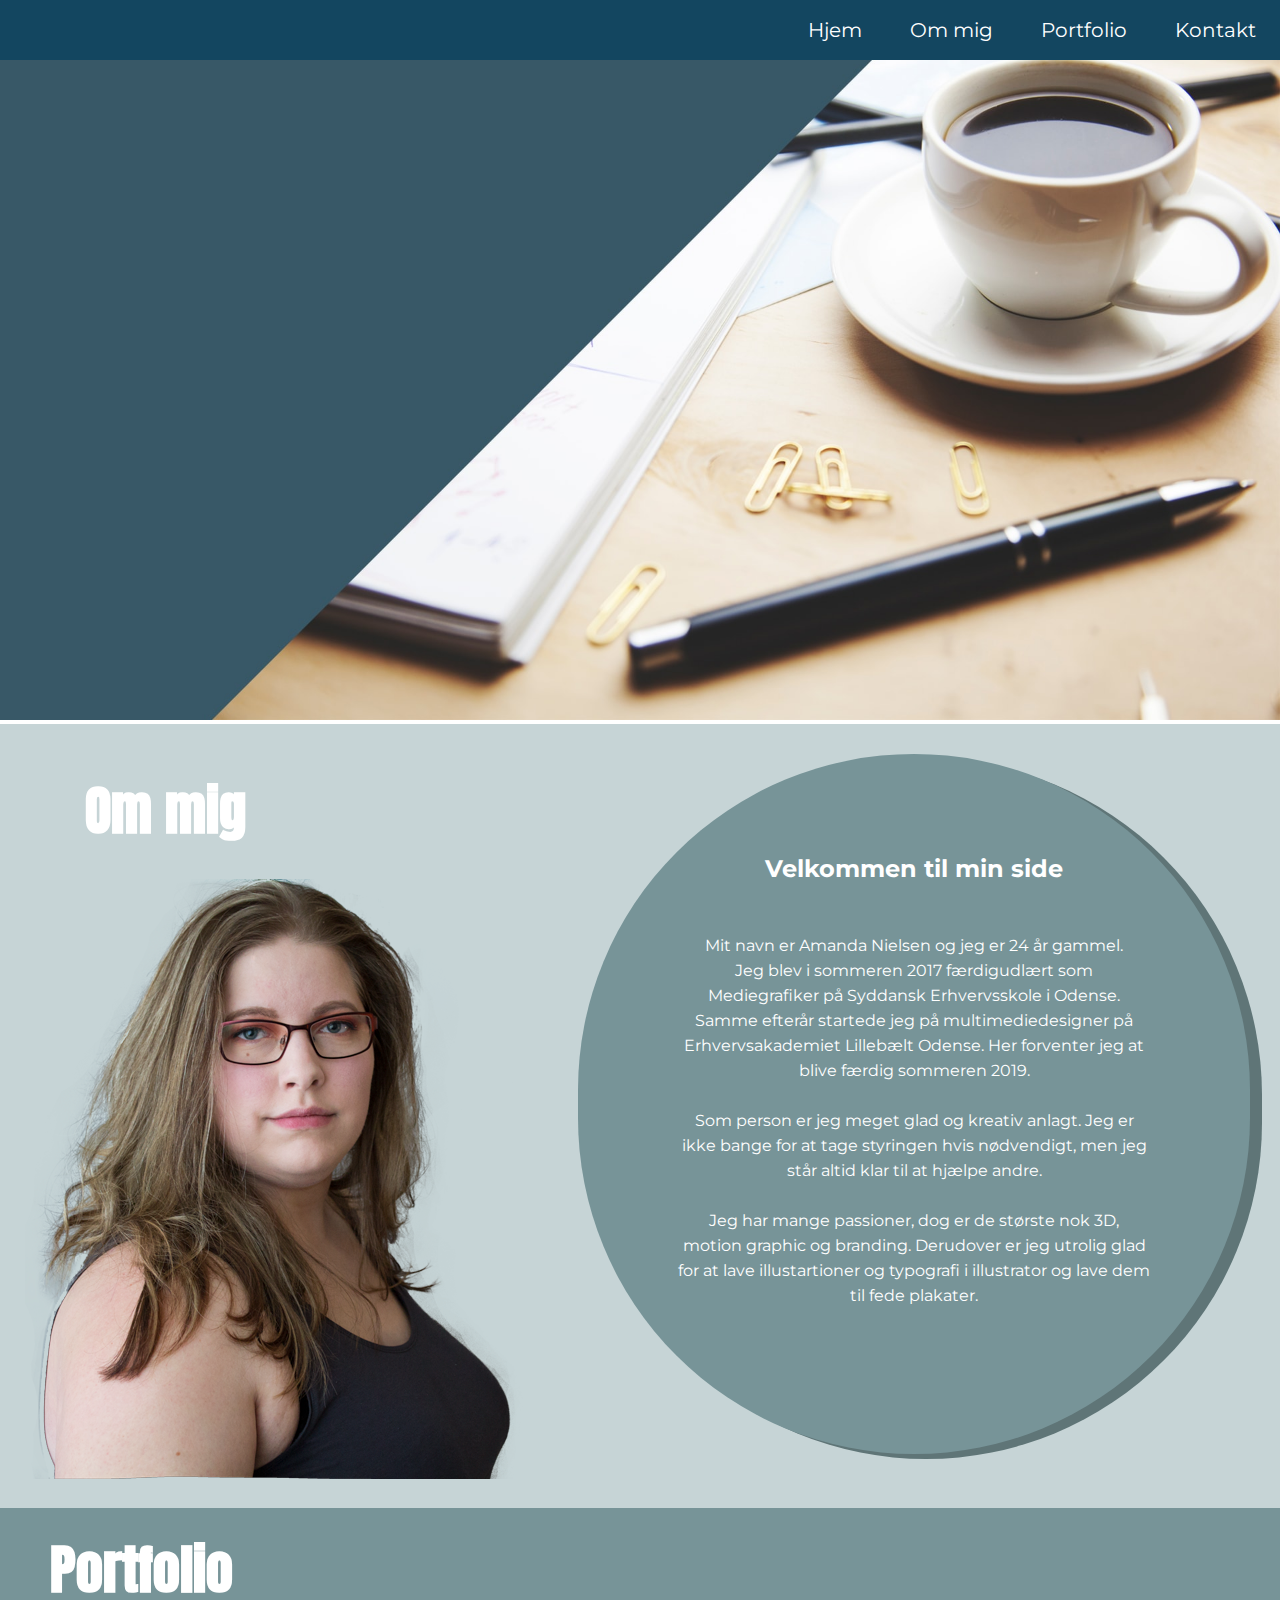
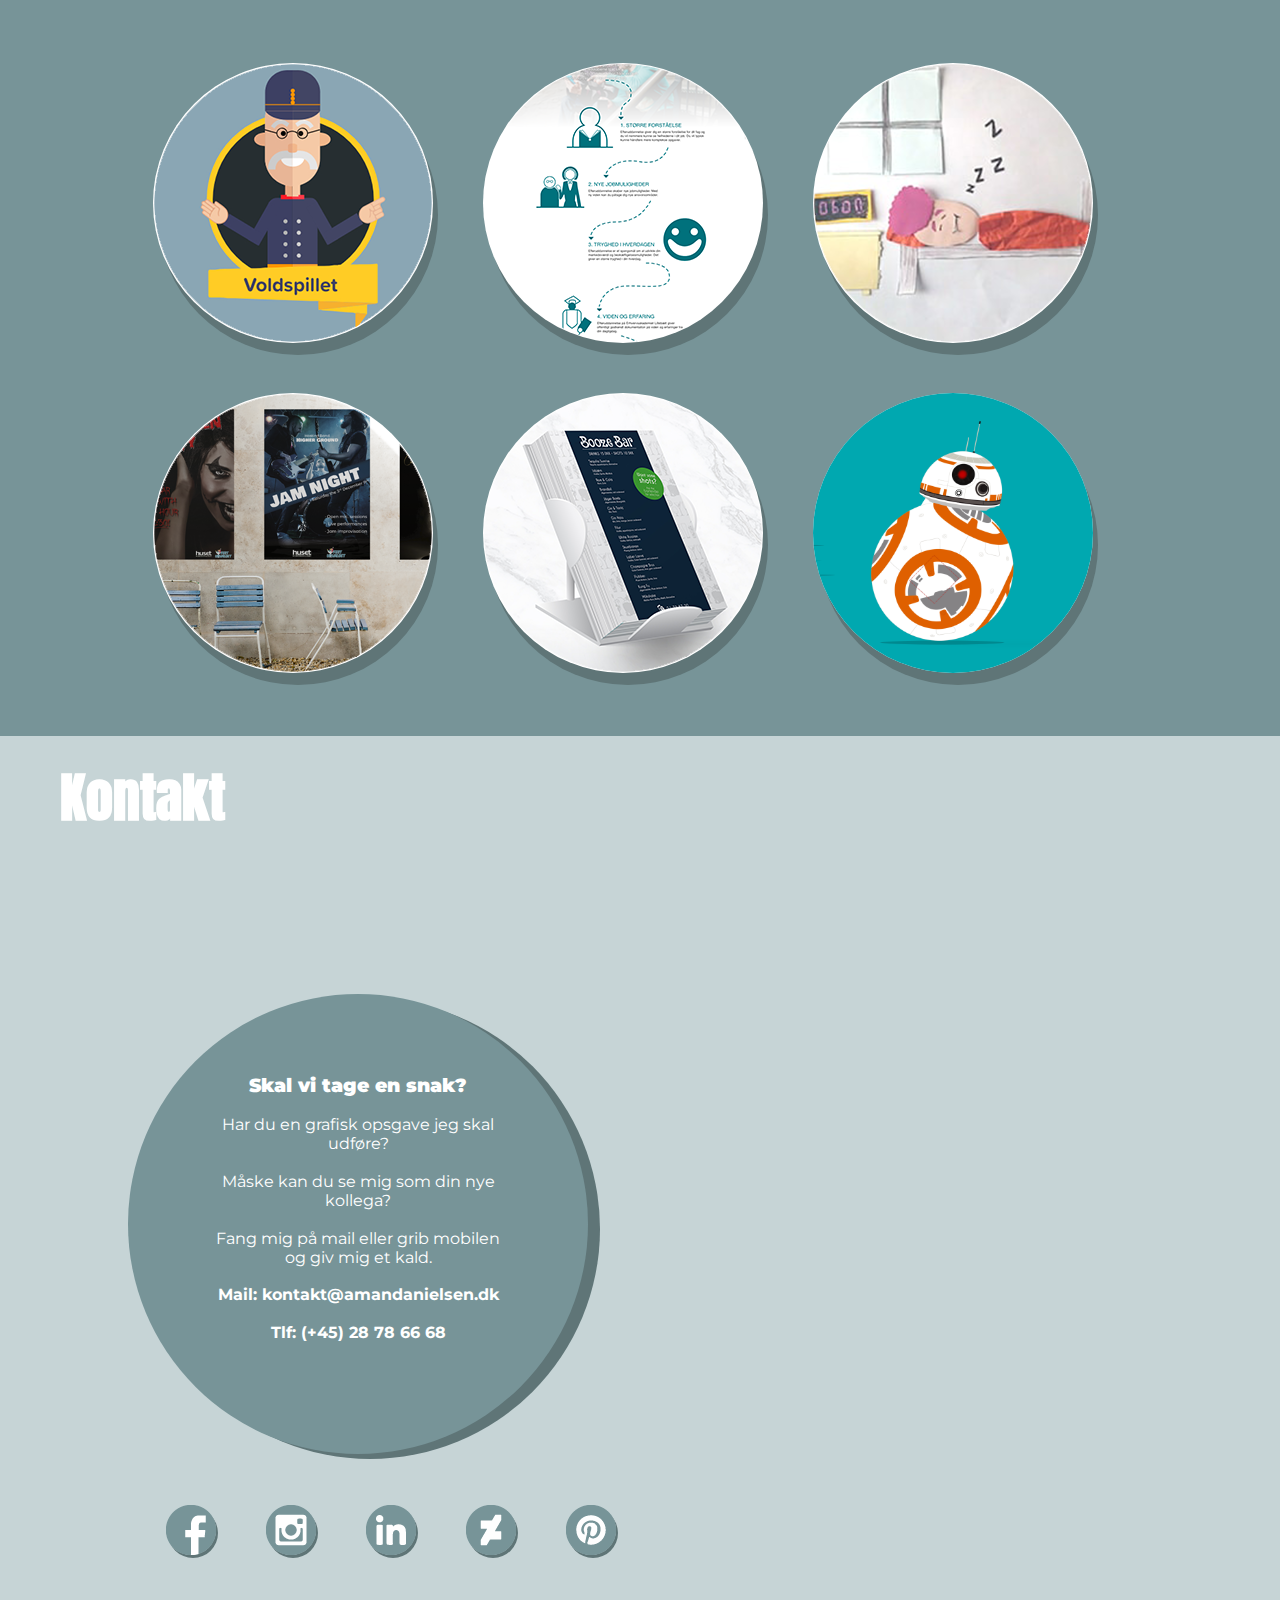
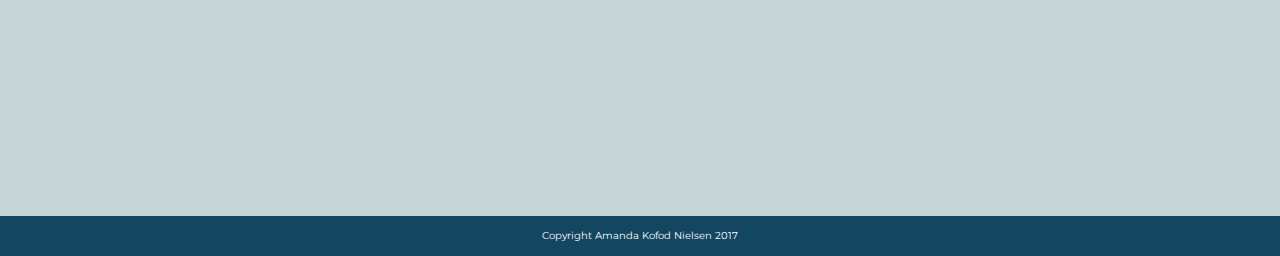
<file: index.html>
<!doctype html>
<html>
<head>
<meta charset="UTF-8">
<title>Amanda Nielsen</title>
<link href="stylesheet.css" rel="stylesheet" type="text/css">
	<link href="https://fonts.googleapis.com/css?family=Anton" rel="stylesheet">
	<link href="https://fonts.googleapis.com/css?family=Montserrat" rel="stylesheet">
</head>

<body>
	
	
  <nav>
	<ul>
		<li><a href="#slider">Hjem</a></li>
		<li><a href="#om_mig">Om mig</a></li>
		<li><a href="#portfolio">Portfolio</a></li>
		<li><a href="#kontakt">Kontakt</a></li>
	</ul>
</nav>	
	
		<section id="slider">

	    <img src="images/slider-min.jpg" width="1920" height="1080" alt=""/> 
			
		</section>
	
	<section id="om_mig">
		
		
		<div class="mig">
		<article class="overskrift">
			<h2>Om mig</h2>
	  </article>
		
		
        <img src="images/ommig.png" width="498" height="600" alt=""/> 
		</div>
		
		<article id="txt_cirkel">
		
			<h2>Velkommen til min side</h2>
		<p><br> <br> Mit navn er Amanda Nielsen og jeg er 24 år gammel.
			<br> Jeg blev i sommeren 2017 færdigudlært som Mediegrafiker på Syddansk Erhvervsskole i Odense. Samme efterår startede jeg på
				multimediedesigner på Erhvervsakademiet Lillebælt Odense. Her forventer jeg at blive færdig sommeren 2019. <br><br>
				Som person er jeg meget glad og kreativ anlagt. Jeg er ikke bange for at tage styringen hvis nødvendigt, men jeg står altid klar til at hjælpe andre.
			<br><br>
			Jeg har mange passioner, dog er de største nok 3D, motion graphic og branding. Derudover er jeg utrolig glad for at lave illustartioner og typografi i illustrator og lave dem til fede plakater.
			</p>
			
		</article>
		

</section>
	
	<section id="portfolio">
		
	  <article class="overskrift">
			<h2>Portfolio</h2>
		</article>
		
			<section class="arbejde">
				
				<article Class="produkt">
					<a href="projekt2.html" target="_self">
					<img src="images/projekt2/projekt2-preview.png" width="280" height="280" alt=""/> 
					</a>
				</article>
				
				<article Class="produkt">
					<a href="projekt1.html" target="_self">
						<img src="images/projekt1/projekt1-preview.png" width="280" height="280" alt=""/> 
					</a>
				</article>

				<article Class="produkt">
					<a href="stopmotion.html" target="_self">
						<img src="images/stopmotion/preview.png" width="280" height="280" alt=""/> 
					</a>
				</article>
				
				<article Class="produkt">
					<a href="fu-plakater.html" target="_self">
						<img src="images/fu-plakater/preview.png" width="280" height="280" alt=""/> 
					</a>
				</article>
				
				<article Class="produkt">
					<a href="drinkskort.html" target="_self">
						<img src="images/drinkskort/preview.png" width="280" height="280" alt=""/> 
					</a>
				</article>
				
				<article Class="produkt">
					<a href="bb8.html" target="_self">
						<img src="images/bb8.png" width="280" height="280" alt=""/> 
					</a>
				</article>

			</section>
	</section>
	
<section id="kontakt">
		
	 <article class="overskrift">
			<h2>Kontakt</h2>
		  </article>
	
		 <article id="kontakt_cirkel">
			<h3><b>Skal vi tage en snak?</b></h3>
			 <br>
			 <p>Har du en grafisk opsgave jeg skal udføre? <br><br>
				 Måske kan du se mig som din nye kollega?
				 <br> <br>
			 	Fang mig på mail eller grib mobilen og giv mig et kald.</p>
			  <br>
			<p><b>Mail: kontakt@amandanielsen.dk <br><br> Tlf: (+45) 28 78 66 68</b> </p>
		</article>
		 
		 <section id="socialmedia">
			 
		 		<article Class="icon"> 
					<a href="https://www.facebook.com/amanda.k.nielsen" target="_blank">
						<img src="images/facebook.png" width="50" height="50" alt="facebook"/>
					</a>
			 	</article>

				<article class="icon"> 
					<a href="https://www.instagram.com/an_creativedesign/" target="_blank">
						<img src="images/insta.png" width="50" height="50" alt="instagram"/>
			 		</a>
					
			 	</article>
			 
			 <article class="icon"> 
					<a href="https://www.linkedin.com/in/amanda-kofod-nielsen-1b06b386/" target="_blank">
						<img src="images/linkedin.png" width="50" height="50" alt="linkedin"/> 
				 	</a>
				 
	 	   </article>
			 
			 <article class="icon"> 
					<a href="https://amanda-kn.deviantart.com" target="_blank">
				    	<img src="images/deviant.png" width="50" height="50" alt="deviantart"/> 
				 	</a>
				 
	 	   </article>
			 
			 <article class="icon"> 
					<a href="https://www.pinterest.dk/amandaheij/" target="_blank">
				    	<img src="images/pinterest.png" width="50" height="50" alt="pinterest"/> 
				 	</a>
				 
	 	   </article>
		 </section>
		 
	
		
</section>
	
<footer>
  <p>Copyright Amanda Kofod Nielsen 2017</p>
</footer>
	
</body>
</html>
</file>
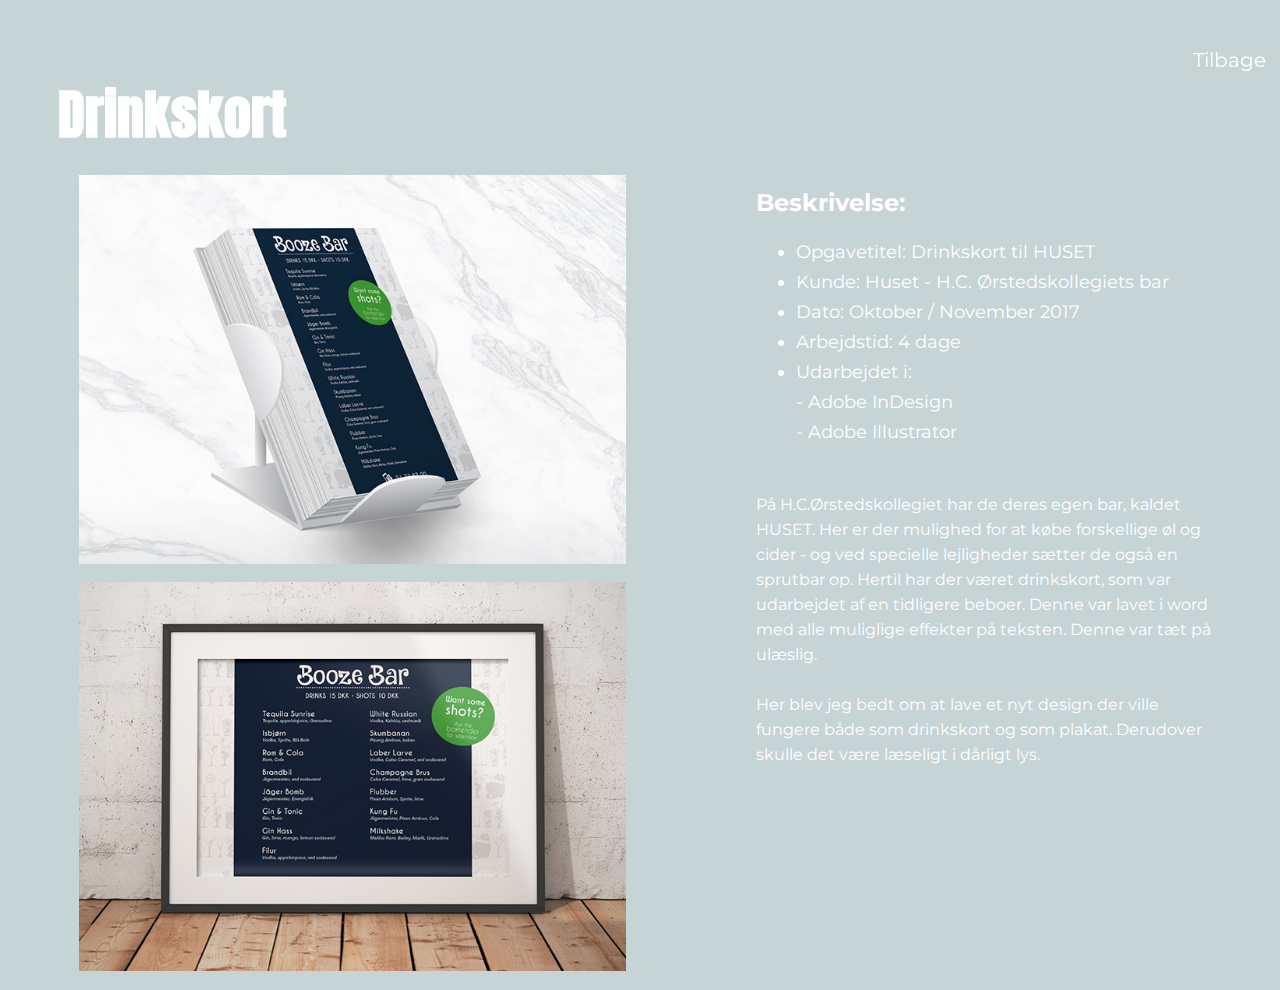
<file: drinkskort.html>
<!doctype html>
<html>
<head>
<meta charset="UTF-8">
<title>Drinkskort</title>
	<link href="produkt-style.css" rel="stylesheet" type="text/css">
	<link href="https://fonts.googleapis.com/css?family=Anton" rel="stylesheet">
	<link href="https://fonts.googleapis.com/css?family=Montserrat" rel="stylesheet">
</head>

<body>
	
<nav>
		<ul>
		<li><a href="index.html#portfolio">Tilbage</a></li>
  </ul>
</nav>	
	
	<section id="wrapper">
	
	<article class="overskrift">
			<h2>Drinkskort</h2>
		  </article>
	
	<section id="container">

		<section class="billeder">

			<article class="billede">
	        <img src="images/drinkskort/billeder_0000_portfolio-slider.jpg" width="702" height="500" alt=""/> </article>

			<article class="billede">
		    <img src="images/drinkskort/billeder_0001_portfolio-slider_plakat.jpg" width="700" height="500" alt=""/> 
			</article>


		</section>

		<section class="beskrivelse">
			<h2>Beskrivelse:</h2>
			
			<ul>
				<li>Opgavetitel: Drinkskort til HUSET</li>
				<li>Kunde: Huset - H.C. Ørstedskollegiets bar</li>
				<li>Dato: Oktober / November 2017</li>
				<li>Arbejdstid: 4 dage</li>
				<li>Udarbejdet i:<br>
					- Adobe InDesign<br>
					- Adobe Illustrator<br></li>
			</ul>
			
			<p>
				På H.C.Ørstedskollegiet har de deres egen bar, kaldet HUSET. Her er der mulighed for at købe forskellige øl og cider - og ved specielle
				lejligheder sætter de også en sprutbar op. Hertil har der været drinkskort, som var udarbejdet af en tidligere beboer. Denne var lavet i word med alle muliglige effekter på teksten. Denne var tæt på ulæslig. 
				<br><br>
				Her blev jeg bedt om at lave et nyt design der ville fungere både som drinkskort og som plakat. Derudover skulle det være læseligt i dårligt lys.
				<br><br>
			</p>
			
		</section>
		
	</section>
		
	</section>
	
	
</body>
</html>
</file>
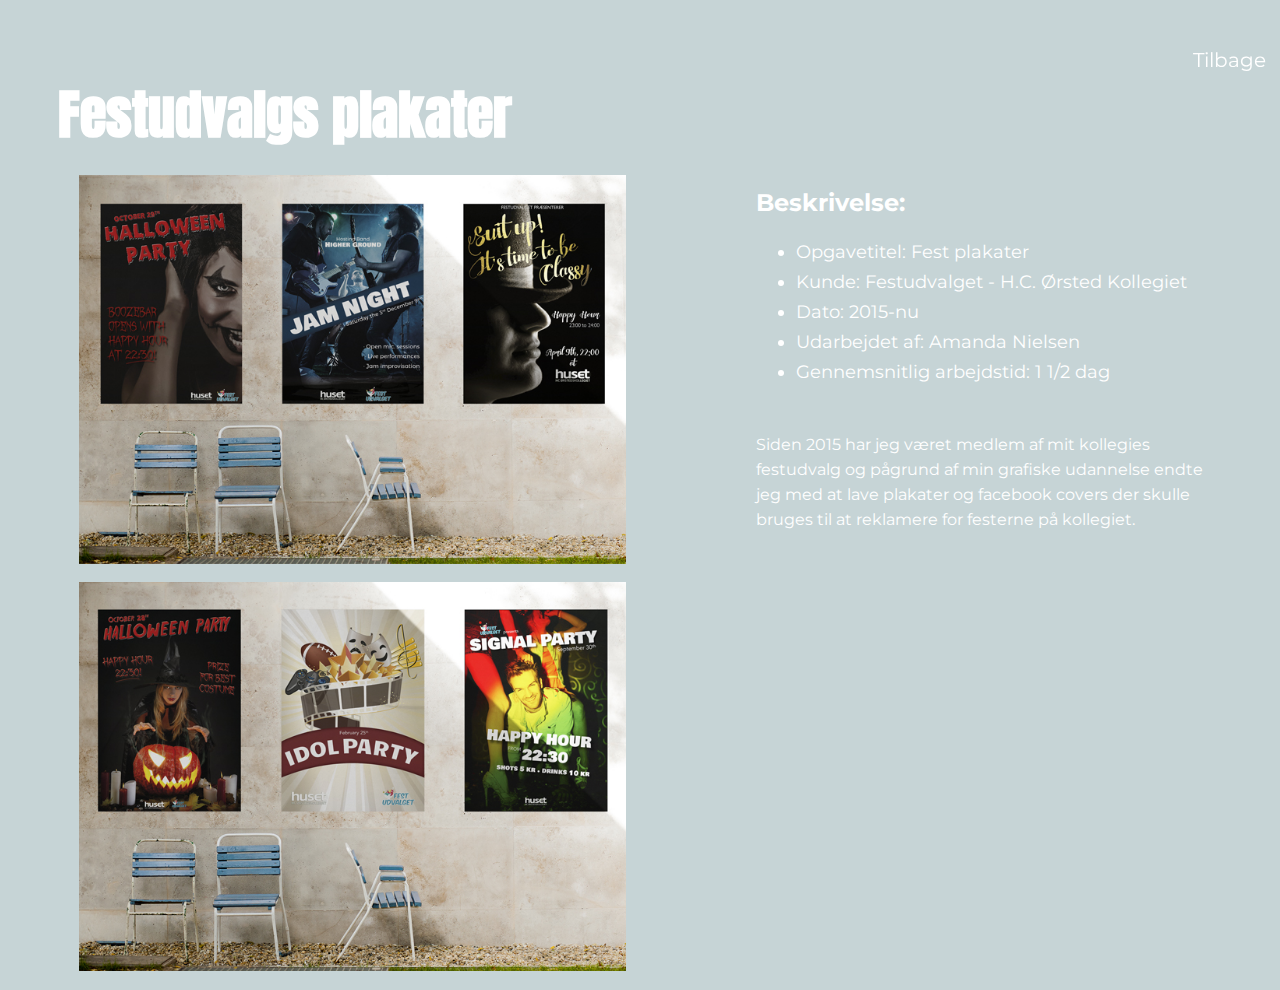
<file: fu-plakater.html>
<!doctype html>
<html>
<head>
<meta charset="UTF-8">
<title>Festudvalgs Plakater</title>
	<link href="produkt-style.css" rel="stylesheet" type="text/css">
	<link href="https://fonts.googleapis.com/css?family=Anton" rel="stylesheet">
	<link href="https://fonts.googleapis.com/css?family=Montserrat" rel="stylesheet">
</head>

<body>
	
	<nav>
		<ul>
		<li><a href="index.html#portfolio">Tilbage</a></li>
			</ul>
</nav>	
	
	<section id="wrapper">
	<article class="overskrift">
			<h2>Festudvalgs plakater</h2>
		  </article>
	
	<section id="container">

		<section class="billeder">

			<article class="billede">
		    <img src="images/fu-plakater/billeder_0000_Layer 2.jpg" width="700" height="500" alt=""/> 
			</article>

			<article class="billede">
		    <img src="images/fu-plakater/billeder_0001_Layer 1.jpg" width="700" height="500" alt=""/> 
			</article>

		</section>

		<section class="beskrivelse">
			<h2>Beskrivelse:</h2>
			
			<ul>
				<li>Opgavetitel: Fest plakater</li>
				<li>Kunde: Festudvalget - H.C. Ørsted Kollegiet</li>
				<li>Dato: 2015-nu</li>
				<li>Udarbejdet af: Amanda Nielsen</li>
				<li>Gennemsnitlig arbejdstid: 1 1/2 dag</li>
			</ul>
			
			<p> Siden 2015 har jeg været medlem af mit kollegies festudvalg og pågrund af min grafiske udannelse endte jeg med at lave plakater og facebook 		covers der skulle bruges til at reklamere for festerne på kollegiet. 
			</p>

		</section>
		
	</section>
	
</section>		
	
</body>
</html>
</file>
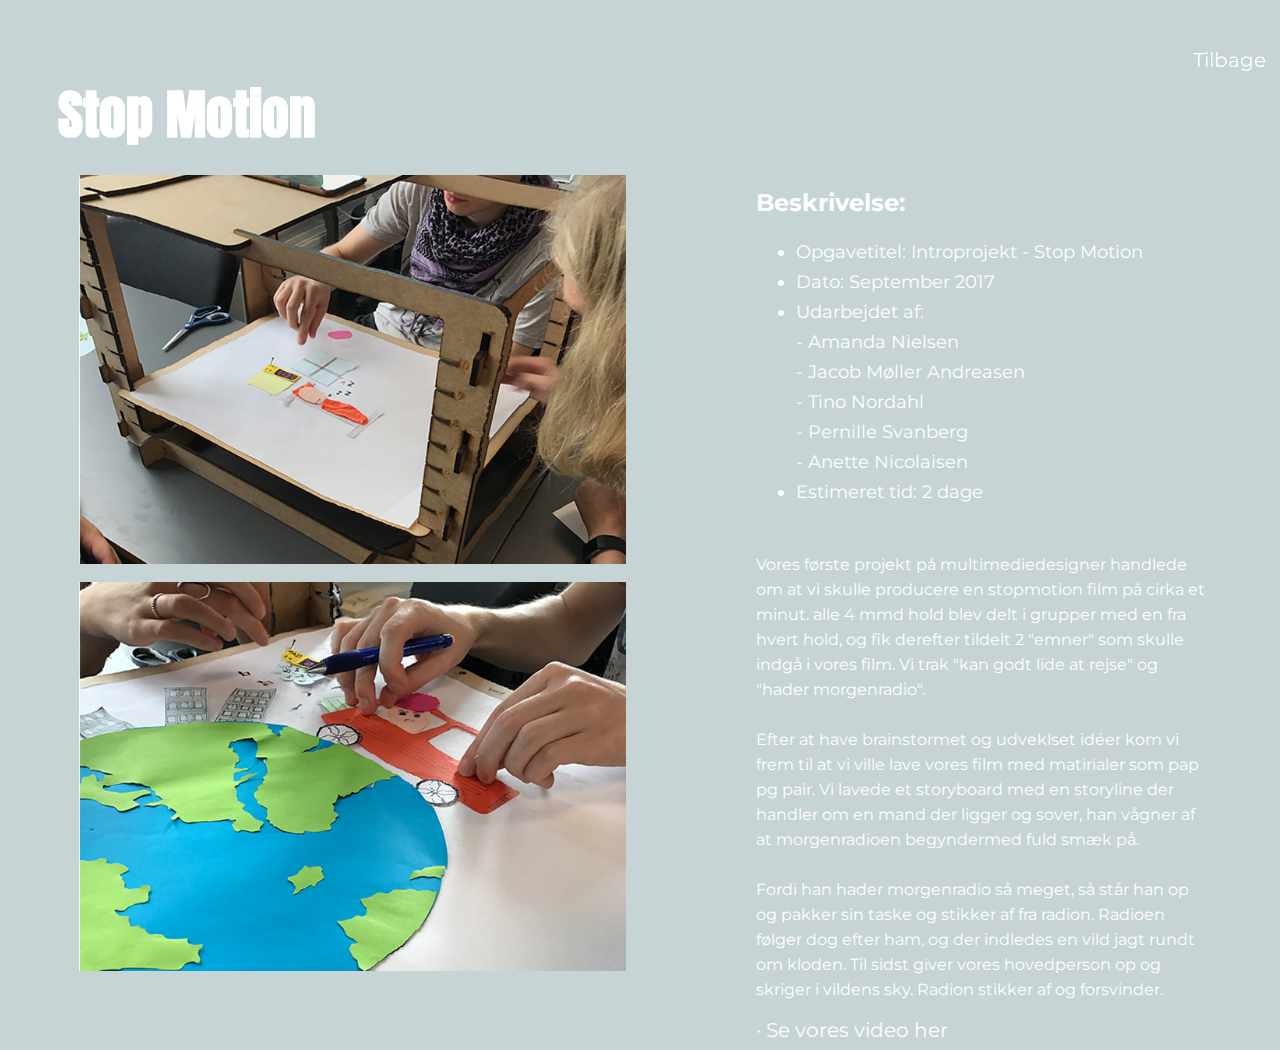
<file: ny.html>
<!doctype html>
<html>
<head>
<meta charset="UTF-8">
<title>Stop Motion</title>
<link href="produkt-style.css" rel="stylesheet" type="text/css">
	<link href="https://fonts.googleapis.com/css?family=Anton" rel="stylesheet">
	<link href="https://fonts.googleapis.com/css?family=Montserrat" rel="stylesheet">
</head>

<body>
	
	<nav>
		<ul>
		<li><a href="index.html#portfolio">Tilbage</a></li>
			</ul>
</nav>	
	
	<section id="wrapper">
	<article class="overskrift">
			<h2>Stop Motion</h2>
		  </article>
	
	<section id="container">

		<section class="billeder">

			<article class="billede">
		    <img src="images/stopmotion/billeder_0001_IMG_0980.jpg" width="700" height="500" alt=""/> 
			</article>

			<article class="billede">
		    <img src="images/stopmotion/billeder_0000_IMG_0982.jpg" width="700" height="500" alt=""/> 
			</article>

		</section>

		<section class="beskrivelse">
			<h2>Beskrivelse:</h2>
			
			<ul>
				<li>Opgavetitel: Introprojekt - Stop Motion</li>
				<li>Dato: September 2017</li>
				<li>Udarbejdet af:<br>
					- Amanda Nielsen<br>
					- Jacob Møller Andreasen<br>
					- Tino Nordahl<br>
					- Pernille Svanberg<br>
					- Anette Nicolaisen</li>
				<li>Estimeret tid: 2 dage</li>
			</ul>
			
			<p> Vores første projekt på multimediedesigner handlede om at vi skulle producere en stopmotion film på cirka et minut.
				alle 4 mmd hold blev delt i grupper med en fra hvert hold, og fik derefter tildelt 2 "emner" som skulle indgå i vores film.
				Vi trak "kan godt lide at rejse" og "hader morgenradio". 
				<br><br>
				Efter at have brainstormet og udveklset idéer kom vi frem til at vi ville lave vores film med matirialer som pap pg pair. 
				Vi lavede et storyboard med en storyline der handler om en mand der ligger og sover, han vågner af at morgenradioen begyndermed fuld smæk på.
				<br><br>
				Fordi han hader morgenradio så meget, så står han op og pakker sin taske og stikker af fra radion. Radioen følger dog efter ham, og der indledes en vild jagt rundt om kloden. Til sidst giver vores hovedperson op og skriger i vildens sky. Radion stikker af og forsvinder.
			</p>
			
			<a href="https://www.youtube.com/watch?v=NTHAaNxbkfY&feature=youtu.be" target="_blank">· Se vores video her</a>

		</section>
		
	</section>
	
</section>		
	
</body>
</html>
</file>
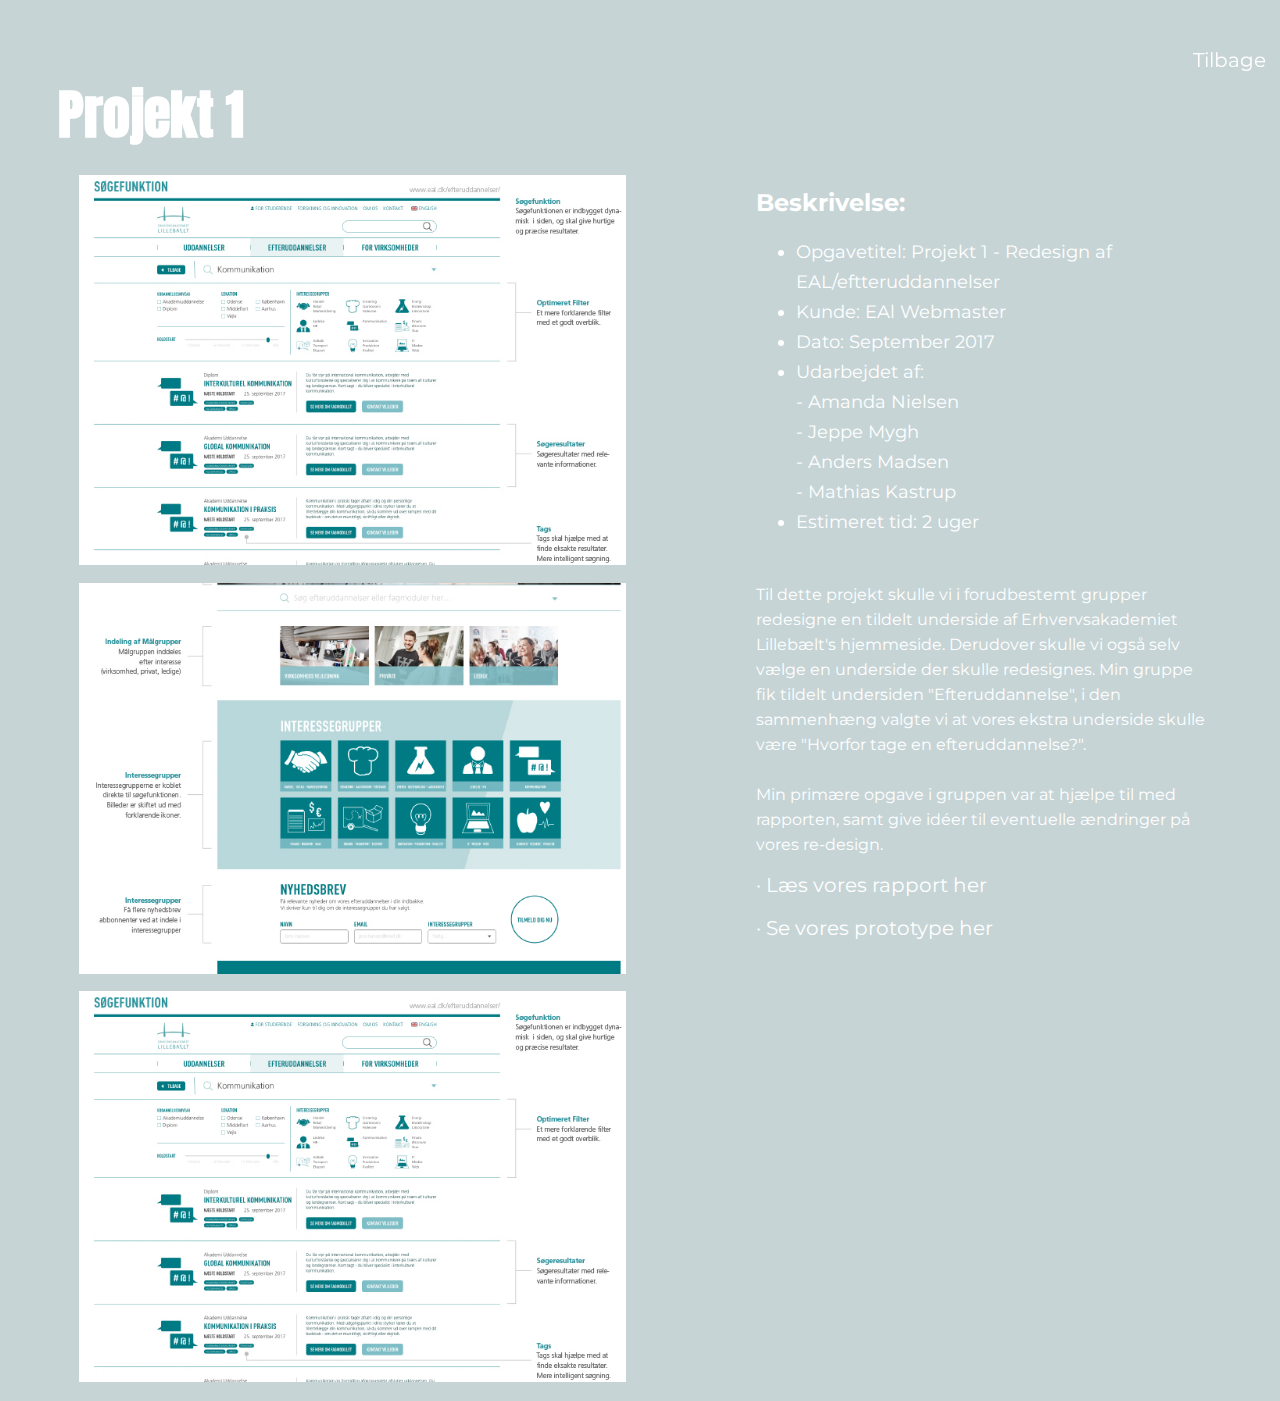
<file: projekt1.html>
<!doctype html>
<html>
<head>
<meta charset="UTF-8">
<title>Projekt 1</title>
<link href="produkt-style.css" rel="stylesheet" type="text/css">
	<link href="https://fonts.googleapis.com/css?family=Anton" rel="stylesheet">
	<link href="https://fonts.googleapis.com/css?family=Montserrat" rel="stylesheet">
</head>

<body>
	
	<nav>
		<ul>
		<li><a href="index.html#portfolio">Tilbage</a></li>
			</ul>
</nav>	
	
	<section id="wrapper">
	<article class="overskrift">
			<h2>Projekt 1</h2>
		  </article>
	
	<section id="container">

		<section class="billeder">

			<article class="billede">
		    <img src="images/projekt1/projekt2_0002_UX-RAPPORT-V3-KORREKTURLAEST.jpg" width="700" height="500" alt=""/> 
			</article>

			<article class="billede">
		    <img src="images/projekt1/projekt2_0001_UX-RAPPORT-V3-KORREKTURLAEST.jpg" width="700" height="500" alt=""/> 
			</article>

			<article class="billede">
		    <img src="images/projekt1/projekt2_0002_UX-RAPPORT-V3-KORREKTURLAEST.jpg" width="700" height="500" alt=""/> 
			</article>

			<article class="billede">

			</article>

		</section>

		<section class="beskrivelse">
			<h2>Beskrivelse:</h2>
			
			<ul>
				<li>Opgavetitel: Projekt 1 - Redesign af EAL/eftteruddannelser</li>
				<li>Kunde: EAl Webmaster</li>
				<li>Dato: September 2017</li>
				<li>Udarbejdet af:<br>
					- Amanda Nielsen<br>
					- Jeppe Mygh<br>
					- Anders Madsen<br>
					- Mathias Kastrup</li>
				<li>Estimeret tid: 2 uger</li>
			</ul>
			
			<p> Til dette projekt skulle vi i forudbestemt grupper redesigne en tildelt underside af Erhvervsakademiet Lillebælt's hjemmeside. 
				Derudover skulle vi også selv vælge en underside der skulle redesignes. Min gruppe fik tildelt undersiden "Efteruddannelse", i den sammenhæng valgte vi at vores ekstra underside skulle være "Hvorfor tage en efteruddannelse?".
				<br><br>
				Min primære opgave i gruppen var at hjælpe til med rapporten, samt give idéer til eventuelle ændringer på vores re-design.
			</p>
			
			<a href="assets/UX-RAPPORT-V3-KORREKTURLAEST.pdf" target="_blank">· Læs vores rapport her</a>
				<br><br>
			<a href="https://xd.adobe.com/spec/737f6dfe-394b-4804-be27-2e240c1a2b9c/" target="_blank">· Se vores prototype her</a>
		</section>
		
	</section>
	
</section>		
</body>
</html>
</file>
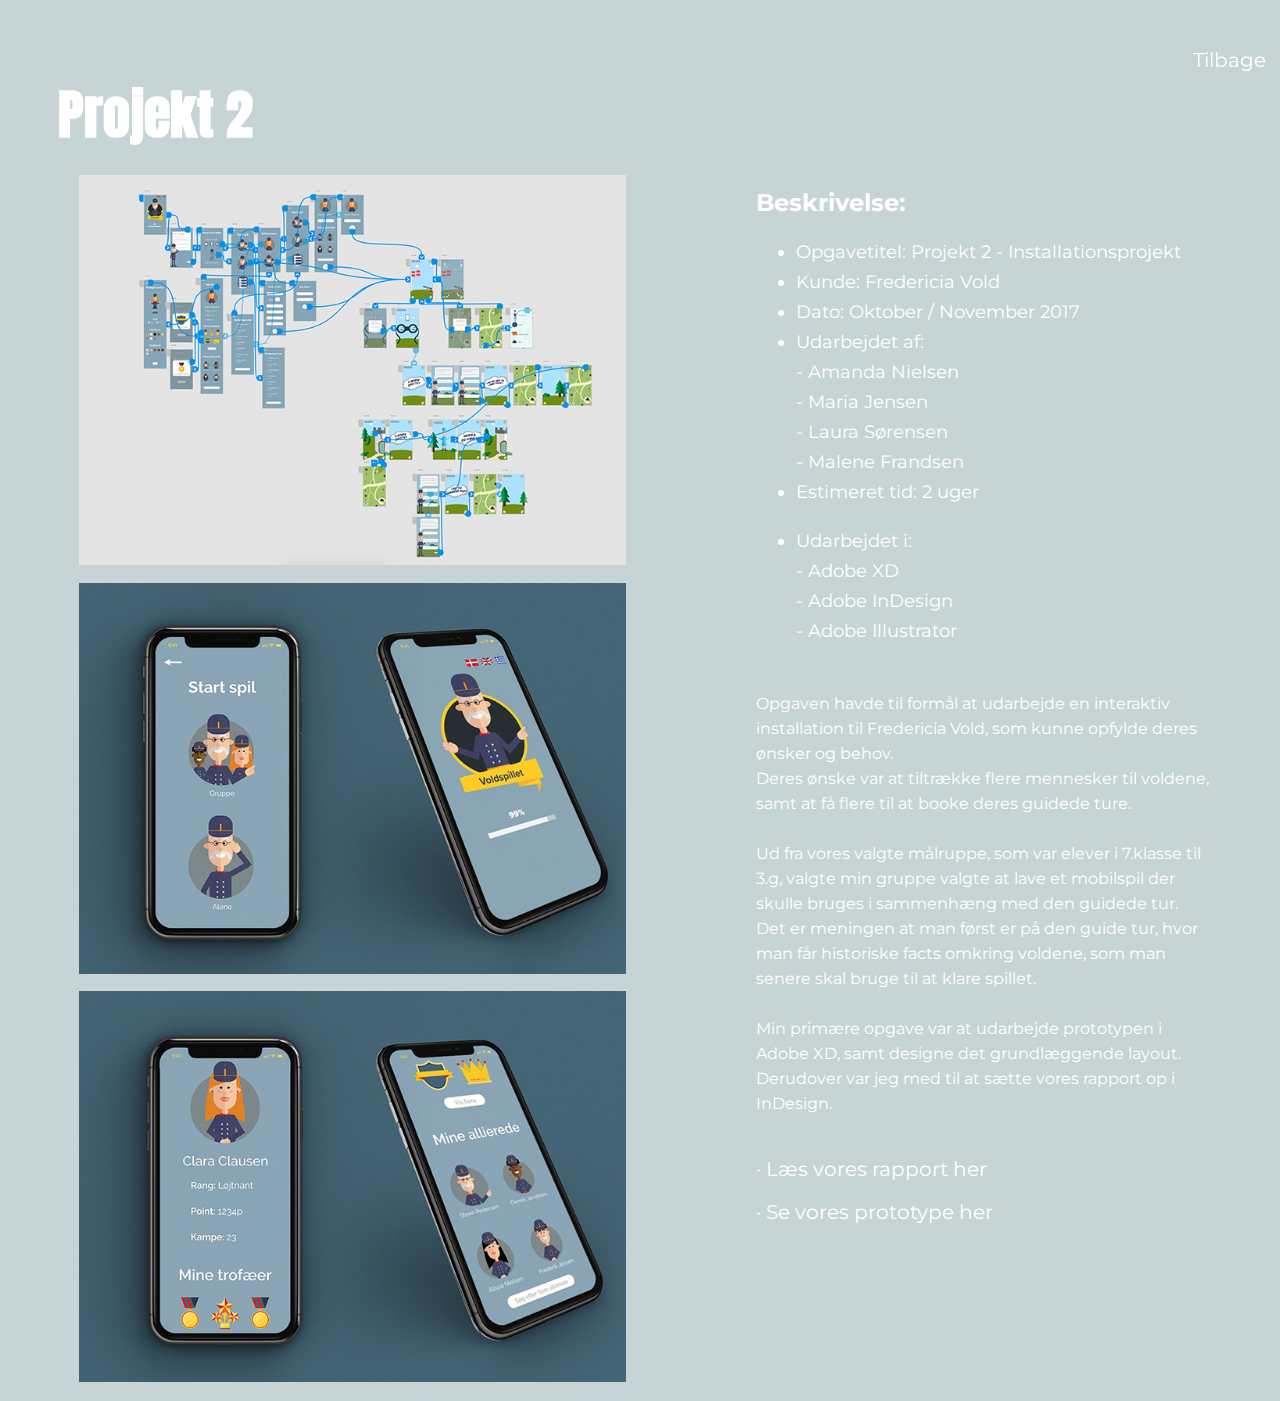
<file: projekt2.html>
<!doctype html>
<html>
<head>
<meta charset="UTF-8">
<title>Projekt2</title>
<link href="produkt-style.css" rel="stylesheet" type="text/css">
	<link href="https://fonts.googleapis.com/css?family=Anton" rel="stylesheet">
	<link href="https://fonts.googleapis.com/css?family=Montserrat" rel="stylesheet">
</head>

<body>
	
<nav>
		<ul>
		<li><a href="index.html#portfolio">Tilbage</a></li>
			</ul>
</nav>	
	
	<section id="wrapper">
	
	<article class="overskrift">
			<h2>Projekt 2</h2>
		  </article>
	
	<section id="container">

		<section class="billeder">

			<article class="billede">
		    <img src="images/projekt2/voldspillet_0000s_0002_Skærmbillede 2017-12-04 kl. 17.49.22.jpg" width="700" height="500" alt=""/> 
			</article>

			<article class="billede">
		    <img src="images/projekt2/voldspillet_0000s_0001_slider_0000s_0000_Layer 1-min.jpg" width="700" height="500" alt=""/> 
			</article>

			<article class="billede">
		    <img src="images/projekt2/voldspillet_0000s_0000_slider_0000s_0001_Layer 2-min.jpg" width="700" height="500" alt=""/> 
			</article>

		</section>

		<section class="beskrivelse">
			<h2>Beskrivelse:</h2>
			
			<ul>
				<li>Opgavetitel: Projekt 2 - Installationsprojekt</li>
				<li>Kunde: Fredericia Vold</li>
				<li>Dato: Oktober / November 2017</li>
				<li>Udarbejdet af:<br>
					- Amanda Nielsen<br>
					- Maria Jensen<br>
					- Laura Sørensen<br>
					- Malene Frandsen</li>
					
				<li>Estimeret tid: 2 uger</li><br>
				<li>Udarbejdet i:<br>
					- Adobe XD<br>
					- Adobe InDesign<br>
					- Adobe Illustrator<br></li>
			</ul>
			
			<p>
				Opgaven havde til formål at udarbejde en interaktiv installation til Fredericia Vold, som kunne opfylde deres ønsker og behov. <br>
				Deres ønske var at tiltrække flere mennesker til voldene, samt at få flere til at booke deres guidede ture.
				<br><br>
				Ud fra vores valgte målruppe, som var elever i 7.klasse til 3.g, valgte min gruppe valgte at lave et mobilspil der skulle bruges i sammenhæng med den guidede tur. Det er meningen at man først er på den guide tur, hvor man får historiske facts omkring voldene, som man senere skal bruge til at klare spillet. 
				<br><br>
				Min primære opgave var at udarbejde prototypen i Adobe XD, samt designe det grundlæggende layout. Derudover var jeg med til at sætte vores rapport op i InDesign.
				<br><br>
			</p>
			
			<a href="assets/installationskoncept_fredericiavolden_rapport.pdf" target="_blank">· Læs vores rapport her</a>
				<br><br>
			<a href="https://xd.adobe.com/view/fd457123-946f-437e-acc9-401ed465f2a2/" target="_blank">· Se vores prototype her</a>
		</section>
		
	</section>
		
	</section>
	
</body>
</html>
</file>
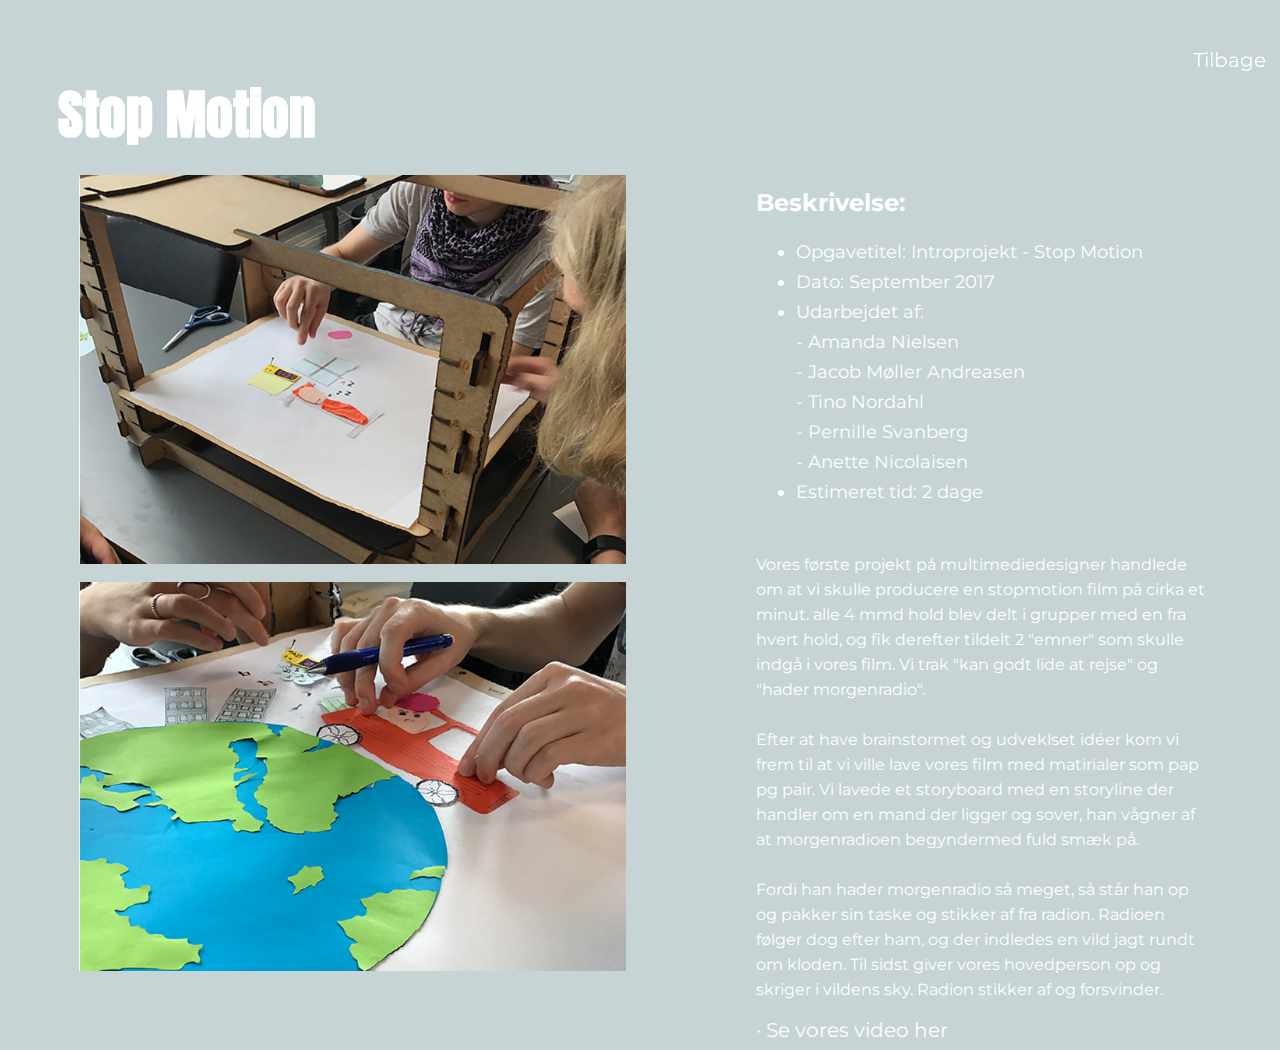
<file: stopmotion.html>
<!doctype html>
<html>
<head>
<meta charset="UTF-8">
<title>Stop Motion</title>
<link href="produkt-style.css" rel="stylesheet" type="text/css">
	<link href="https://fonts.googleapis.com/css?family=Anton" rel="stylesheet">
	<link href="https://fonts.googleapis.com/css?family=Montserrat" rel="stylesheet">
</head>

<body>
	
<nav>
		<ul>
		<li><a href="index.html#portfolio">Tilbage</a></li>
			</ul>
</nav>	
	
	<section id="wrapper">
	<article class="overskrift">
			<h2>Stop Motion</h2>
		  </article>
	
	<section id="container">

		<section class="billeder">

			<article class="billede">
		    <img src="images/stopmotion/billeder_0001_IMG_0980.jpg" width="700" height="500" alt=""/> 
			</article>

			<article class="billede">
		    <img src="images/stopmotion/billeder_0000_IMG_0982.jpg" width="700" height="500" alt=""/> 
			</article>

		</section>

		<section class="beskrivelse">
			<h2>Beskrivelse:</h2>
			
			<ul>
				<li>Opgavetitel: Introprojekt - Stop Motion</li>
				<li>Dato: September 2017</li>
				<li>Udarbejdet af:<br>
					- Amanda Nielsen<br>
					- Jacob Møller Andreasen<br>
					- Tino Nordahl<br>
					- Pernille Svanberg<br>
					- Anette Nicolaisen</li>
				<li>Estimeret tid: 2 dage</li>
			</ul>
			
			<p> Vores første projekt på multimediedesigner handlede om at vi skulle producere en stopmotion film på cirka et minut.
				alle 4 mmd hold blev delt i grupper med en fra hvert hold, og fik derefter tildelt 2 "emner" som skulle indgå i vores film.
				Vi trak "kan godt lide at rejse" og "hader morgenradio". 
				<br><br>
				Efter at have brainstormet og udveklset idéer kom vi frem til at vi ville lave vores film med matirialer som pap pg pair. 
				Vi lavede et storyboard med en storyline der handler om en mand der ligger og sover, han vågner af at morgenradioen begyndermed fuld smæk på.
				<br><br>
				Fordi han hader morgenradio så meget, så står han op og pakker sin taske og stikker af fra radion. Radioen følger dog efter ham, og der indledes en vild jagt rundt om kloden. Til sidst giver vores hovedperson op og skriger i vildens sky. Radion stikker af og forsvinder.
			</p>
			
			<a href="https://www.youtube.com/watch?v=NTHAaNxbkfY&feature=youtu.be" target="_blank">· Se vores video her</a>

		</section>
		
	</section>
	
</section>		
	
	
</body>
</html>
</file>
<file: stylesheet.css>
@charset "UTF-8";
/* CSS Document */
* {
	padding: 0px;
	margin: 0px;
}

body {
	width: 100%;
}

nav ul {
	height: 60px;
	width: 100%;
	justify-content: flex-end;
	display: flex;
	align-items: center;
	position: fixed;
	background-color: #134660; 
}

li {
	list-style-type: none;
}
	
li a {
    display: block;
    color: #fff;
    padding: 24px 24px;
    text-decoration: none;
	font-family: 'Montserrat', sans-serif;
	font-size: 20px;
}

#slider img {
	width:100%;
	height:auto;
}

#slider {
	height:auto;
}

#om_mig {
	display: flex;
    flex-direction: row;
    background-color: #C6D4D6;
	justify-content: center;
	height: auto;
}

.mig {
		margin: 25px;
	width: 40%;
}

#txt_cirkel {
	border-radius: 500px;
	width: 500px;
	height: 500px;
	box-shadow: 12px 5px #5F7577;
	padding: 100px;
	margin: 30px;
	background-color: #779498;
	overflow: hidden;
	text-overflow: ellipsis;
}


#txt_cirkel h2 {
	font-family: 'Montserrat', sans-serif;
	text-align: center;
	align-content: center;
	color: #fff;
}
#txt_cirkel p {
	font-family: 'Montserrat', sans-serif;
	line-height: 25px;
	text-align: center;
	align-content: center;
	color: #fff;
}


#portfolio {
	display: flex;
	flex-direction: column;
	justify-content: center;
	height: auto;
	background-color: #779498;
	align-items: center;
}

.overskrift {
	height: 70px;
	width: 100%;
	padding-left: 20px;
	padding-top: 20px;
	padding-bottom: 40px;
}

.overskrift h2 {
	font-family: 'Anton', sans-serif;
	font-size: 54px;
	color: #FFFFFF;
	margin-left: 40px;
}

.arbejde { 
	display: flex;
	flex-wrap: wrap;
	height: 90%;
	width: 80%;
	flex-direction: row;
	align-items: center;
	margin-bottom: 3%;
}

.produkt {
	height: 280px;
	width: 280px;
	margin: 25px;
	border-radius: 50%;
	background-color: #fff;
	box-shadow: 5px 12px #5F7577;
	transition: .5s ease;
}

.produkt:hover {
  	opacity: 0.7;
	filter: grayscale(100%);
}

.produkt img {
	border-radius: 50%
}

#kontakt {
	display: flex;
    align-items: flex-start;
    flex-direction: column;
    height: 1080px;
    background-color: #C6D4D6;
}

#kontakt_cirkel {
	border-radius: 300px;
	width: 300px;
	height: 300px;
	box-shadow: 12px 5px #5F7577;
	margin-top: 10%;
	margin-left: 10%;
	padding: 80px;
	background-color: #779498;
	overflow: hidden;
	text-overflow: ellipsis;
}

#kontakt_cirkel h3 {
	font-family: 'Montserrat', sans-serif;
	text-align: center;
	align-content: center;
	color: #fff;
}

#kontakt_cirkel p {
	font-family: 'Montserrat', sans-serif;
	text-align: center;
	align-content: center;
	color: #fff;
}

#socialmedia {
	display: flex;
	flex-direction: row;
	margin-left: 11%;
	margin-top: 2%;
}

.icon {
	height: 50px;
	width: 50px;
	margin: 25px;
	border-radius: 50px;
	box-shadow: 2px 3px #5F7577;
	transition: .5s ease;
}

.icon:hover {
  	opacity: 0.5;
	filter: grayscale(100%);
}

footer {
	text-align: center;
	height: 40px;
	background-color: #134660;
}

footer p {
	padding-top: 1%;
	color: #fff;
	font-size: 10px;
	font-family: 'Montserrat', sans-serif;
}
</file>
<file: produkt-style.css>
@charset "UTF-8";
/* CSS Document */

body {
	width: 100%;
	background-color: #C6D4D6;
}

nav ul {
	width: 97%;
	justify-content: flex-end;
	display: flex;
	align-items: center;
	position: fixed;
	margin-right: 2%;
}
nav li {
	list-style-type: none;
}
	
li a {
    display: block;
    color: #fff;
    padding: 24px 24px;
    text-decoration: none;
	font-family: 'Montserrat', sans-serif;
	font-size: 20px;
}

#wrapper {
	display: flex;
	flex-direction: column;
	justify-content: center;
	height: auto;
	align-items: center;
}

.overskrift {
	height: 70px;
	width: 100%;
	padding-left: 20px;
	padding-top: 20px;
}

.overskrift h2 {
	font-family: 'Anton', sans-serif;
	font-size: 54px;
	color: #FFFFFF;
	margin-left: 40px;
}

#container {
	display: flex;
	flex-direction: row;
	align-content: center;
	margin-top: 70px;
	width: 100%;
	height:auto;
}

.billeder {
	display: flex;
	flex-direction: column;
	margin-left: 5%;
	width: 60%;
}

.billede img {
	width: 80%;
	height: auto;
	padding: 1%;
}

.beskrivelse {
font-family: 'Montserrat', sans-serif;	
width: 40%;
margin-right: 6%;
	
}

.beskrivelse h2 {
	font-family: 'Montserrat', sans-serif;
	color: #fff;
}

.beskrivelse p {
	margin-top: 10%;
	font-family: 'Montserrat', sans-serif;
	line-height: 25px;
	color: #fff;
}

.beskrivelse li {
	font-family: 'Montserrat', sans-serif;
	font-size: 18px;
	line-height: 30px;
	color: #fff;
	
}

a {
    color: #fff;
    text-decoration: none;
	font-family: 'Montserrat', sans-serif;
	font-size: 20px;
}
</file>
